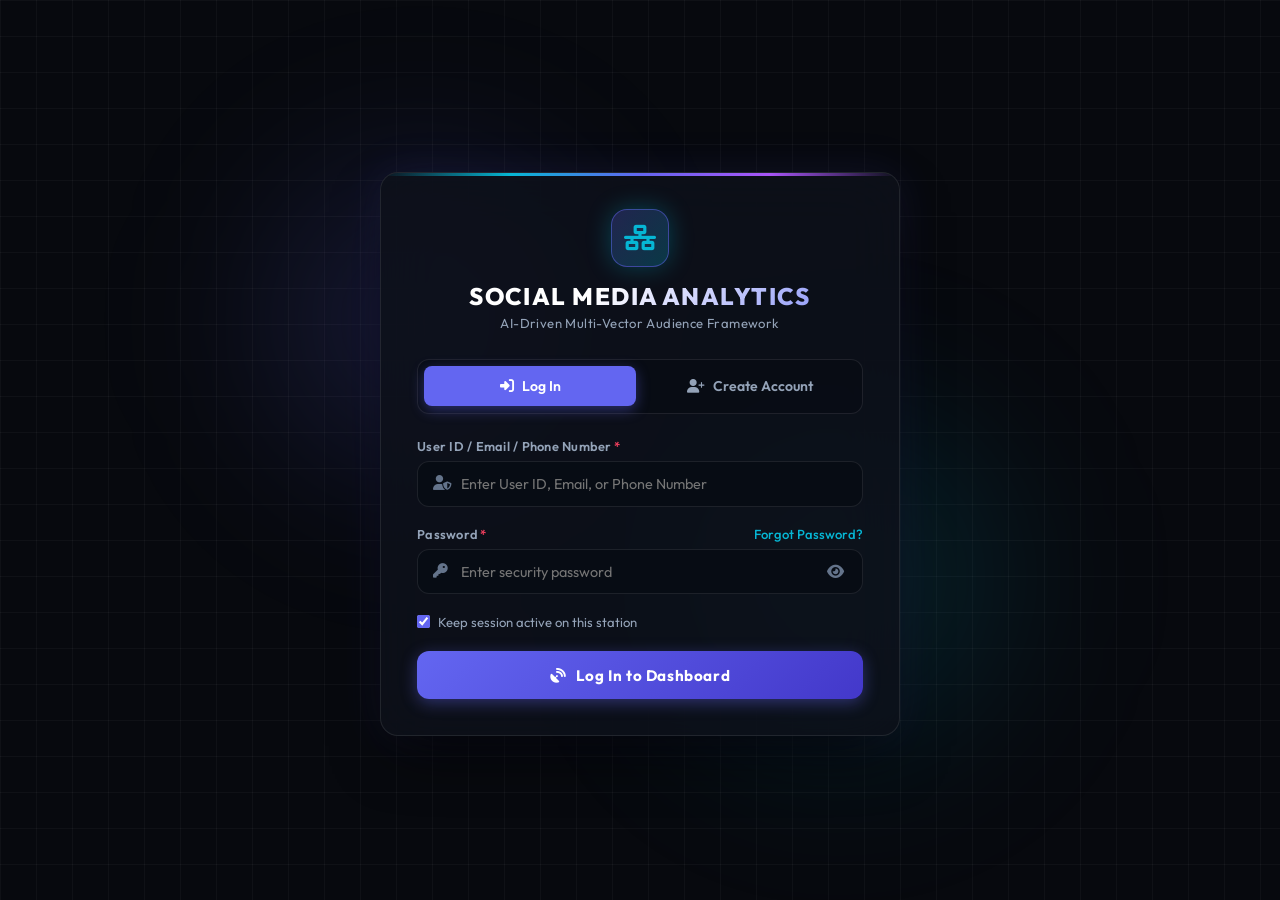
<file: frontend/login.html>
<!DOCTYPE html>
<html lang="en">
<head>
  <meta charset="UTF-8" />
  <meta name="viewport" content="width=device-width, initial-scale=1.0" />
  <title>Social Media Analytics // Access Portal</title>
  <meta name="description" content="Secure Access Portal for Social Media Analytics - AI-Driven Multi-Vector Audience Framework" />
  
  <!-- Google Fonts -->
  <link rel="preconnect" href="https://fonts.googleapis.com">
  <link rel="preconnect" href="https://fonts.gstatic.com" crossorigin>
  <link href="https://fonts.googleapis.com/css2?family=JetBrains+Mono:wght@400;500;600;700&family=Outfit:wght@300;400;500;600;700;800;900&display=swap" rel="stylesheet">
  
  <!-- Font Awesome -->
  <link rel="stylesheet" href="https://cdnjs.cloudflare.com/ajax/libs/font-awesome/6.5.1/css/all.min.css" />

  <style>
    :root {
      --bg-dark: #07090e;
      --bg-card: rgba(13, 17, 26, 0.85);
      --bg-card-hover: rgba(20, 26, 40, 0.92);
      --bg-input: rgba(8, 12, 20, 0.85);
      
      --primary: #6366f1;
      --primary-light: #818cf8;
      --primary-glow: rgba(99, 102, 241, 0.4);
      
      --neon-cyan: #06b6d4;
      --neon-cyan-glow: rgba(6, 182, 212, 0.35);
      --neon-emerald: #10b981;
      --neon-emerald-glow: rgba(16, 185, 129, 0.35);
      --neon-purple: #a855f7;
      --neon-rose: #f43f5e;
      --neon-amber: #f59e0b;
      
      --text-main: #f8fafc;
      --text-muted: #94a3b8;
      --text-dim: #64748b;
      
      --border-subtle: rgba(255, 255, 255, 0.09);
      --border-active: rgba(99, 102, 241, 0.6);
      --radius-lg: 18px;
      --radius-md: 12px;
      --radius-sm: 8px;
    }

    * {
      box-sizing: border-box;
      margin: 0;
      padding: 0;
      font-family: 'Outfit', -apple-system, BlinkMacSystemFont, sans-serif;
      -webkit-font-smoothing: antialiased;
    }

    body {
      background-color: var(--bg-dark);
      color: var(--text-main);
      min-height: 100vh;
      display: flex;
      flex-direction: column;
      justify-content: center;
      align-items: center;
      overflow-x: hidden;
      position: relative;
      padding: 1.5rem 1rem;
    }

    /* Ambient Cyber Background Grid & Orbs */
    .bg-grid {
      position: fixed;
      inset: 0;
      background-image: 
        linear-gradient(to right, rgba(255, 255, 255, 0.035) 1px, transparent 1px),
        linear-gradient(to bottom, rgba(255, 255, 255, 0.035) 1px, transparent 1px);
      background-size: 36px 36px;
      z-index: 0;
      pointer-events: none;
    }

    .glow-orb-1 {
      position: fixed;
      top: 10%;
      left: 15%;
      width: 460px;
      height: 460px;
      background: radial-gradient(circle, rgba(99, 102, 241, 0.22) 0%, transparent 70%);
      filter: blur(70px);
      z-index: 0;
      pointer-events: none;
      animation: floatSlow 12s ease-in-out infinite alternate;
    }

    .glow-orb-2 {
      position: fixed;
      bottom: 8%;
      right: 15%;
      width: 500px;
      height: 500px;
      background: radial-gradient(circle, rgba(6, 182, 212, 0.18) 0%, transparent 70%);
      filter: blur(70px);
      z-index: 0;
      pointer-events: none;
      animation: floatSlow 16s ease-in-out infinite alternate-reverse;
    }

    @keyframes floatSlow {
      0% { transform: translate(0, 0) scale(1); }
      100% { transform: translate(35px, -45px) scale(1.12); }
    }

    /* Top Telemetry Header */
    .top-telemetry {
      position: absolute;
      top: 1.25rem;
      left: 2rem;
      right: 2rem;
      display: flex;
      justify-content: space-between;
      align-items: center;
      font-family: 'JetBrains Mono', monospace;
      font-size: 0.76rem;
      color: var(--text-dim);
      z-index: 10;
    }

    .telemetry-tag {
      display: inline-flex;
      align-items: center;
      gap: 0.5rem;
      background: rgba(255, 255, 255, 0.04);
      padding: 0.4rem 0.85rem;
      border-radius: var(--radius-sm);
      border: 1px solid var(--border-subtle);
      backdrop-filter: blur(10px);
    }

    .pulse-dot {
      width: 8px;
      height: 8px;
      border-radius: 50%;
      background: var(--neon-emerald);
      box-shadow: 0 0 10px var(--neon-emerald);
      animation: pulse 2s infinite;
    }

    @keyframes pulse {
      0%, 100% { opacity: 1; transform: scale(1); }
      50% { opacity: 0.35; transform: scale(0.85); }
    }

    /* Main Auth Container */
    .auth-card-container {
      position: relative;
      z-index: 10;
      width: 100%;
      max-width: 520px;
      margin: 2.5rem auto 2rem;
    }

    .auth-card {
      background: var(--bg-card);
      backdrop-filter: blur(28px);
      -webkit-backdrop-filter: blur(28px);
      border: 1px solid var(--border-subtle);
      border-radius: var(--radius-lg);
      padding: 2.25rem 2.25rem;
      box-shadow: 0 25px 60px -15px rgba(0, 0, 0, 0.8), 0 0 45px rgba(99, 102, 241, 0.12);
      position: relative;
      overflow: hidden;
      transition: all 0.3s ease;
    }

    .auth-card::before {
      content: '';
      position: absolute;
      top: 0;
      left: 0;
      right: 0;
      height: 3px;
      background: linear-gradient(90deg, transparent, var(--neon-cyan), var(--primary), var(--neon-purple), transparent);
    }

    /* Brand Header */
    .brand-section {
      text-align: center;
      margin-bottom: 1.75rem;
    }

    .brand-icon-wrap {
      width: 58px;
      height: 58px;
      margin: 0 auto 0.85rem;
      border-radius: 16px;
      background: linear-gradient(135deg, rgba(99, 102, 241, 0.25), rgba(6, 182, 212, 0.25));
      border: 1px solid rgba(99, 102, 241, 0.5);
      display: flex;
      align-items: center;
      justify-content: center;
      font-size: 1.6rem;
      color: var(--neon-cyan);
      box-shadow: 0 0 25px rgba(6, 182, 212, 0.3);
    }

    .brand-title {
      font-size: 1.5rem;
      font-weight: 800;
      letter-spacing: 0.06em;
      background: linear-gradient(135deg, #ffffff 40%, var(--primary-light) 100%);
      -webkit-background-clip: text;
      -webkit-text-fill-color: transparent;
    }

    .brand-subtitle {
      font-size: 0.82rem;
      color: var(--text-muted);
      margin-top: 0.25rem;
      letter-spacing: 0.03em;
    }

    /* Auth Tab Toggle */
    .auth-tabs {
      display: grid;
      grid-template-columns: 1fr 1fr;
      gap: 0.5rem;
      background: rgba(8, 12, 20, 0.7);
      padding: 0.4rem;
      border-radius: var(--radius-md);
      border: 1px solid var(--border-subtle);
      margin-bottom: 1.5rem;
    }

    .auth-tab-btn {
      background: transparent;
      border: none;
      color: var(--text-muted);
      padding: 0.7rem 0.5rem;
      font-size: 0.88rem;
      font-weight: 600;
      border-radius: var(--radius-sm);
      cursor: pointer;
      display: flex;
      align-items: center;
      justify-content: center;
      gap: 0.5rem;
      transition: all 0.25s ease;
    }

    .auth-tab-btn:hover {
      color: var(--text-main);
    }

    .auth-tab-btn.active {
      background: var(--primary);
      color: #ffffff;
      box-shadow: 0 4px 14px var(--primary-glow);
    }

    /* Alert / Feedback Notification */
    .auth-alert {
      display: none;
      padding: 0.85rem 1.1rem;
      border-radius: var(--radius-sm);
      font-size: 0.85rem;
      margin-bottom: 1.25rem;
      line-height: 1.45;
      align-items: center;
      gap: 0.75rem;
      animation: fadeIn 0.3s ease;
    }

    @keyframes fadeIn {
      from { opacity: 0; transform: translateY(-4px); }
      to { opacity: 1; transform: translateY(0); }
    }

    .auth-alert.error {
      display: flex;
      background: rgba(244, 63, 94, 0.15);
      border: 1px solid rgba(244, 63, 94, 0.4);
      color: #fda4af;
    }

    .auth-alert.success {
      display: flex;
      background: rgba(16, 185, 129, 0.15);
      border: 1px solid rgba(16, 185, 129, 0.4);
      color: #6ee7b7;
    }

    /* Form Styles */
    .form-group {
      margin-bottom: 1.2rem;
    }

    .form-label {
      display: flex;
      justify-content: space-between;
      align-items: center;
      font-size: 0.8rem;
      font-weight: 600;
      color: var(--text-muted);
      margin-bottom: 0.45rem;
      letter-spacing: 0.02em;
    }

    .form-label .req-star {
      color: var(--neon-rose);
      margin-left: 2px;
    }

    .input-wrapper {
      position: relative;
      display: flex;
      align-items: center;
    }

    .input-icon {
      position: absolute;
      left: 1rem;
      color: var(--text-dim);
      font-size: 0.92rem;
      pointer-events: none;
      transition: color 0.2s;
    }

    .auth-input {
      width: 100%;
      background: var(--bg-input);
      border: 1px solid var(--border-subtle);
      border-radius: var(--radius-md);
      padding: 0.8rem 1rem 0.8rem 2.7rem;
      color: var(--text-main);
      font-size: 0.9rem;
      outline: none;
      transition: all 0.2s ease;
    }

    .auth-input:focus {
      border-color: var(--primary);
      box-shadow: 0 0 0 3px var(--primary-glow);
    }

    .auth-input:focus + .input-icon,
    .input-wrapper:focus-within .input-icon {
      color: var(--neon-cyan);
    }

    .toggle-pwd-btn {
      position: absolute;
      right: 0.85rem;
      background: none;
      border: none;
      color: var(--text-dim);
      cursor: pointer;
      padding: 0.35rem;
      font-size: 0.95rem;
      transition: color 0.2s;
    }

    .toggle-pwd-btn:hover {
      color: var(--text-main);
    }

    /* Select Dropdown */
    .auth-select {
      width: 100%;
      background: var(--bg-input);
      border: 1px solid var(--border-subtle);
      border-radius: var(--radius-md);
      padding: 0.8rem 1rem;
      color: var(--text-main);
      font-size: 0.9rem;
      outline: none;
      cursor: pointer;
      transition: border-color 0.2s;
    }

    .auth-select:focus {
      border-color: var(--primary);
      box-shadow: 0 0 0 3px var(--primary-glow);
    }

    .auth-select option {
      background: #0f172a;
      color: #ffffff;
    }

    /* Extra Form Row */
    .form-options {
      display: flex;
      justify-content: space-between;
      align-items: center;
      font-size: 0.82rem;
      color: var(--text-muted);
      margin-bottom: 1.35rem;
    }

    .remember-me {
      display: flex;
      align-items: center;
      gap: 0.5rem;
      cursor: pointer;
    }

    .remember-me input {
      accent-color: var(--primary);
      cursor: pointer;
    }

    .link-forgot {
      color: var(--neon-cyan);
      text-decoration: none;
      font-weight: 500;
      transition: color 0.2s;
      cursor: pointer;
      background: none;
      border: none;
      font-size: 0.82rem;
    }

    .link-forgot:hover {
      color: #38bdf8;
      text-decoration: underline;
    }

    /* Submit Button */
    .btn-submit {
      width: 100%;
      background: linear-gradient(135deg, var(--primary) 0%, #4338ca 100%);
      color: #ffffff;
      border: none;
      padding: 0.9rem;
      font-size: 0.95rem;
      font-weight: 700;
      letter-spacing: 0.04em;
      border-radius: var(--radius-md);
      cursor: pointer;
      display: flex;
      align-items: center;
      justify-content: center;
      gap: 0.65rem;
      box-shadow: 0 4px 16px var(--primary-glow);
      transition: all 0.25s ease;
    }

    .btn-submit:hover {
      transform: translateY(-2px);
      box-shadow: 0 6px 24px rgba(99, 102, 241, 0.55);
    }

    .btn-submit:active {
      transform: translateY(0);
    }

    .btn-submit:disabled {
      opacity: 0.65;
      cursor: not-allowed;
      transform: none;
    }

    /* Secondary back button in forgot password */
    .btn-back-link {
      background: transparent;
      border: 1px solid var(--border-subtle);
      color: var(--text-muted);
      padding: 0.65rem 1rem;
      border-radius: var(--radius-sm);
      cursor: pointer;
      font-size: 0.82rem;
      display: inline-flex;
      align-items: center;
      gap: 0.4rem;
      margin-top: 1rem;
      width: 100%;
      justify-content: center;
      transition: all 0.2s;
    }

    .btn-back-link:hover {
      color: var(--text-main);
      border-color: var(--primary-light);
      background: rgba(255, 255, 255, 0.04);
    }

    /* Demo Quick Access */
    .demo-access-wrap {
      margin-top: 1.5rem;
      padding-top: 1.25rem;
      border-top: 1px solid var(--border-subtle);
    }

    .demo-title {
      font-family: 'JetBrains Mono', monospace;
      font-size: 0.72rem;
      color: var(--text-dim);
      text-transform: uppercase;
      letter-spacing: 0.06em;
      text-align: center;
      margin-bottom: 0.75rem;
      display: flex;
      align-items: center;
      justify-content: center;
      gap: 0.4rem;
    }

    .demo-chips {
      display: grid;
      grid-template-columns: repeat(3, 1fr);
      gap: 0.5rem;
    }

    .demo-chip {
      background: rgba(255, 255, 255, 0.035);
      border: 1px solid var(--border-subtle);
      border-radius: var(--radius-sm);
      padding: 0.6rem 0.4rem;
      text-align: center;
      cursor: pointer;
      transition: all 0.2s ease;
    }

    .demo-chip:hover {
      background: rgba(99, 102, 241, 0.15);
      border-color: var(--primary-light);
      transform: translateY(-2px);
    }

    .demo-chip-role {
      font-size: 0.76rem;
      font-weight: 700;
      color: var(--text-main);
      display: block;
    }

    .demo-chip-clearance {
      font-family: 'JetBrains Mono', monospace;
      font-size: 0.66rem;
      color: var(--neon-cyan);
      display: block;
      margin-top: 0.2rem;
    }

    /* Guest Bypass Link */
    .guest-link-wrap {
      text-align: center;
      margin-top: 1.35rem;
      font-size: 0.84rem;
    }

    .guest-link {
      color: var(--text-dim);
      text-decoration: none;
      transition: color 0.2s;
      display: inline-flex;
      align-items: center;
      gap: 0.4rem;
    }

    .guest-link:hover {
      color: var(--neon-cyan);
    }

    /* Pop-up Modal for Candidate Not Found */
    .modal-overlay {
      display: none;
      position: fixed;
      inset: 0;
      background: rgba(4, 6, 12, 0.85);
      backdrop-filter: blur(14px);
      -webkit-backdrop-filter: blur(14px);
      z-index: 1000;
      align-items: center;
      justify-content: center;
      padding: 1.5rem;
      animation: modalFadeIn 0.25s cubic-bezier(0.16, 1, 0.3, 1);
    }

    @keyframes modalFadeIn {
      from { opacity: 0; transform: scale(0.92); }
      to { opacity: 1; transform: scale(1); }
    }

    .modal-box {
      background: #0d121f;
      border: 1px solid rgba(244, 63, 94, 0.55);
      border-radius: 20px;
      max-width: 440px;
      width: 100%;
      padding: 2.25rem 2rem;
      text-align: center;
      box-shadow: 0 25px 65px rgba(0, 0, 0, 0.95), 0 0 40px rgba(244, 63, 94, 0.3);
      position: relative;
      overflow: hidden;
    }

    .modal-box::before {
      content: '';
      position: absolute;
      top: 0;
      left: 0;
      right: 0;
      height: 3px;
      background: linear-gradient(90deg, transparent, #f43f5e, #fda4af, transparent);
    }

    .modal-icon-wrap {
      width: 72px;
      height: 72px;
      margin: 0 auto 1.25rem;
      border-radius: 50%;
      background: rgba(244, 63, 94, 0.15);
      border: 2px solid rgba(244, 63, 94, 0.65);
      display: flex;
      align-items: center;
      justify-content: center;
      font-size: 2.1rem;
      color: #f43f5e;
      box-shadow: 0 0 30px rgba(244, 63, 94, 0.4);
      animation: pulseWarning 2s infinite alternate;
    }

    @keyframes pulseWarning {
      0% { transform: scale(1); box-shadow: 0 0 15px rgba(244, 63, 94, 0.3); }
      100% { transform: scale(1.06); box-shadow: 0 0 35px rgba(244, 63, 94, 0.6); }
    }

    .modal-title {
      font-size: 1.5rem;
      font-weight: 800;
      color: #ffffff;
      letter-spacing: 0.04em;
      margin-bottom: 0.5rem;
    }

    .modal-msg {
      font-size: 1.18rem;
      font-weight: 700;
      color: #fda4af;
      margin-bottom: 0.75rem;
      font-family: 'JetBrains Mono', monospace;
      text-transform: uppercase;
      letter-spacing: 0.05em;
    }

    .modal-desc {
      font-size: 0.86rem;
      color: #94a3b8;
      line-height: 1.55;
      margin-bottom: 1.75rem;
    }

    .modal-actions {
      display: grid;
      grid-template-columns: 1fr 1fr;
      gap: 0.75rem;
    }

    .btn-modal-close {
      background: rgba(255, 255, 255, 0.06);
      border: 1px solid rgba(255, 255, 255, 0.15);
      color: #f1f5f9;
      padding: 0.85rem;
      border-radius: 10px;
      font-weight: 600;
      font-size: 0.88rem;
      cursor: pointer;
      transition: all 0.2s;
    }

    .btn-modal-close:hover {
      background: rgba(255, 255, 255, 0.12);
      border-color: rgba(255, 255, 255, 0.3);
    }

    .btn-modal-register {
      background: linear-gradient(135deg, #6366f1, #4f46e5);
      border: none;
      color: #ffffff;
      padding: 0.85rem;
      border-radius: 10px;
      font-weight: 700;
      font-size: 0.88rem;
      cursor: pointer;
      box-shadow: 0 4px 14px rgba(99, 102, 241, 0.4);
      transition: all 0.2s;
    }

    .btn-modal-register:hover {
      transform: translateY(-1px);
      box-shadow: 0 6px 20px rgba(99, 102, 241, 0.6);
    }

    @media (max-width: 540px) {
      .top-telemetry {
        display: none;
      }
      .auth-card {
        padding: 1.75rem 1.25rem;
      }
      .modal-actions {
        grid-template-columns: 1fr;
      }
    }
  </style>
</head>
<body>

  <!-- Ambient Elements -->
  <div class="bg-grid"></div>
  <div class="glow-orb-1"></div>
  <div class="glow-orb-2"></div>

  <!-- Auth Card Container -->
  <div class="auth-card-container">
    <div class="auth-card">

      <!-- Brand Section -->
      <div class="brand-section">
        <div class="brand-icon-wrap">
          <i class="fas fa-network-wired"></i>
        </div>
        <h1 class="brand-title">SOCIAL MEDIA ANALYTICS</h1>
        <p class="brand-subtitle">AI-Driven Multi-Vector Audience Framework</p>
      </div>

      <!-- Tab Switcher -->
      <div class="auth-tabs" id="tab-container">
        <button id="tab-login" class="auth-tab-btn active" onclick="switchTab('login')">
          <i class="fas fa-right-to-bracket"></i> Log In
        </button>
        <button id="tab-register" class="auth-tab-btn" onclick="switchTab('register')">
          <i class="fas fa-user-plus"></i> Create Account
        </button>
      </div>

      <!-- Alert Box -->
      <div id="auth-alert" class="auth-alert">
        <i id="alert-icon" class="fas fa-circle-exclamation"></i>
        <span id="alert-msg">Notification message</span>
      </div>

      <!-- ================= 1. LOG IN FORM ================= -->
      <form id="form-login" onsubmit="handleLogin(event)">
        <div class="form-group">
          <label class="form-label" for="login-identifier">
            <span>User ID / Email / Phone Number<span class="req-star">*</span></span>
          </label>
          <div class="input-wrapper">
            <i class="fas fa-user-shield input-icon"></i>
            <input type="text" id="login-identifier" class="auth-input" placeholder="Enter User ID, Email, or Phone Number" required autocomplete="username" />
          </div>
        </div>

        <div class="form-group">
          <div class="form-label">
            <span>Password<span class="req-star">*</span></span>
            <button type="button" class="link-forgot" onclick="switchTab('forgot')">Forgot Password?</button>
          </div>
          <div class="input-wrapper">
            <i class="fas fa-key input-icon"></i>
            <input type="password" id="login-password" class="auth-input" placeholder="Enter security password" required autocomplete="current-password" />
            <button type="button" class="toggle-pwd-btn" onclick="togglePasswordVisibility('login-password', this)">
              <i class="fas fa-eye"></i>
            </button>
          </div>
        </div>

        <div class="form-options">
          <label class="remember-me">
            <input type="checkbox" id="login-remember" checked />
            <span>Keep session active on this station</span>
          </label>
        </div>

        <button type="submit" id="btn-login-submit" class="btn-submit">
          <i class="fas fa-satellite-dish"></i> Log In to Dashboard
        </button>
      </form>

      <!-- ================= 2. CREATE ACCOUNT / SIGN IN FORM ================= -->
      <form id="form-register" style="display: none;" onsubmit="handleRegister(event)">
        
        <div class="form-group">
          <label class="form-label" for="reg-username">
            <span>User ID (Username)<span class="req-star">*</span></span>
          </label>
          <div class="input-wrapper">
            <i class="fas fa-terminal input-icon"></i>
            <input type="text" id="reg-username" class="auth-input" placeholder="e.g. vu_cse1 or analyst_mark" required autocomplete="username" />
          </div>
        </div>

        <div class="form-group">
          <label class="form-label" for="reg-email">
            <span>Official Email Address<span class="req-star">*</span></span>
          </label>
          <div class="input-wrapper">
            <i class="fas fa-envelope input-icon"></i>
            <input type="email" id="reg-email" class="auth-input" placeholder="name@domain.com" required autocomplete="email" />
          </div>
        </div>

        <div class="form-group">
          <label class="form-label" for="reg-phone">
            <span>Phone Number<span class="req-star">*</span></span>
          </label>
          <div class="input-wrapper">
            <i class="fas fa-phone input-icon"></i>
            <input type="tel" id="reg-phone" class="auth-input" placeholder="e.g. +916304677919 or 9876543210" required autocomplete="tel" />
          </div>
        </div>

        <div class="form-group">
          <label class="form-label" for="reg-password">
            <span>Password (Min. 6 Chars)<span class="req-star">*</span></span>
          </label>
          <div class="input-wrapper">
            <i class="fas fa-lock input-icon"></i>
            <input type="password" id="reg-password" class="auth-input" placeholder="Create secure password" required autocomplete="new-password" />
            <button type="button" class="toggle-pwd-btn" onclick="togglePasswordVisibility('reg-password', this)">
              <i class="fas fa-eye"></i>
            </button>
          </div>
        </div>

        <button type="submit" id="btn-reg-submit" class="btn-submit">
          <i class="fas fa-id-badge"></i> Sign In & Save Credentials to Database
        </button>
      </form>

      <!-- ================= 3. FORGOT PASSWORD WITH EMAIL OTP FORM ================= -->
      <div id="form-forgot" style="display: none;">
        <div style="text-align: center; margin-bottom: 1.25rem;">
          <div style="width: 48px; height: 48px; margin: 0 auto 0.6rem; border-radius: 50%; background: rgba(6, 182, 212, 0.12); border: 1px solid rgba(6, 182, 212, 0.4); display: flex; align-items: center; justify-content: center; color: var(--neon-cyan); font-size: 1.2rem;">
            <i class="fas fa-envelope-open-text"></i>
          </div>
          <h3 style="font-size: 1.15rem; color: var(--text-main); font-weight: 700;">Password Recovery & OTP</h3>
          <p style="font-size: 0.8rem; color: var(--text-muted); margin-top: 0.25rem;">
            Verify your identity with an email One-Time Password to reset your credentials.
          </p>
        </div>

        <!-- STEP 1: Enter User ID / Email to receive OTP -->
        <form id="forgot-step-1" onsubmit="handleSendOtp(event)">
          <div class="form-group">
            <label class="form-label" for="forgot-identifier">
              <span>User ID / Email / Phone Number<span class="req-star">*</span></span>
            </label>
            <div class="input-wrapper">
              <i class="fas fa-user-shield input-icon"></i>
              <input type="text" id="forgot-identifier" class="auth-input" placeholder="Enter User ID, Email, or Phone Number" required />
            </div>
          </div>

          <button type="submit" id="btn-send-otp" class="btn-submit" style="background: linear-gradient(135deg, #06b6d4, #0284c7);">
            <i class="fas fa-paper-plane"></i> Send OTP to Registered Email
          </button>
        </form>

        <!-- STEP 2: Enter 6-Digit OTP and New Password -->
        <form id="forgot-step-2" style="display: none;" onsubmit="handleVerifyOtpAndReset(event)">
          <div style="background: rgba(6, 182, 212, 0.1); border: 1px solid rgba(6, 182, 212, 0.35); border-radius: var(--radius-sm); padding: 0.75rem 1rem; margin-bottom: 1.1rem; font-size: 0.82rem; color: #a5f3fc; display: flex; align-items: center; gap: 0.6rem;">
            <i class="fas fa-circle-check" style="color: var(--neon-cyan); font-size: 1.1rem;"></i>
            <div>
              <div>6-Digit OTP code dispatched!</div>
              <div style="font-size: 0.75rem; color: #bae6fd;" id="otp-sent-target">Check your email inbox</div>
            </div>
          </div>

          <div class="form-group">
            <label class="form-label" for="forgot-otp-code">
              <span>6-Digit Verification Code (OTP)<span class="req-star">*</span></span>
              <span id="otp-countdown" style="font-family: 'JetBrains Mono', monospace; font-size: 0.75rem; color: var(--neon-amber);">10:00</span>
            </label>
            <div class="input-wrapper">
              <i class="fas fa-shield-halved input-icon"></i>
              <input type="text" id="forgot-otp-code" class="auth-input" placeholder="• • • • • •" maxlength="6" pattern="[0-9]{6}" required style="letter-spacing: 0.35em; font-family: 'JetBrains Mono', monospace; font-weight: 700; font-size: 1.1rem; text-align: center; padding-left: 2.7rem;" />
            </div>
          </div>

          <div class="form-group">
            <label class="form-label" for="forgot-new-pwd">
              <span>New Password (Min. 6 Chars)<span class="req-star">*</span></span>
            </label>
            <div class="input-wrapper">
              <i class="fas fa-lock input-icon"></i>
              <input type="password" id="forgot-new-pwd" class="auth-input" placeholder="Enter new password" required autocomplete="new-password" />
              <button type="button" class="toggle-pwd-btn" onclick="togglePasswordVisibility('forgot-new-pwd', this)">
                <i class="fas fa-eye"></i>
              </button>
            </div>
          </div>

          <div class="form-group">
            <label class="form-label" for="forgot-confirm-pwd">
              <span>Confirm New Password<span class="req-star">*</span></span>
            </label>
            <div class="input-wrapper">
              <i class="fas fa-check-double input-icon"></i>
              <input type="password" id="forgot-confirm-pwd" class="auth-input" placeholder="Confirm new password" required autocomplete="new-password" />
              <button type="button" class="toggle-pwd-btn" onclick="togglePasswordVisibility('forgot-confirm-pwd', this)">
                <i class="fas fa-eye"></i>
              </button>
            </div>
          </div>

          <button type="submit" id="btn-verify-otp-submit" class="btn-submit">
            <i class="fas fa-key"></i> Verify OTP & Update Password
          </button>

          <div style="display: flex; justify-content: space-between; align-items: center; margin-top: 0.85rem; font-size: 0.8rem;">
            <button type="button" class="link-forgot" onclick="resendOtpCode()">
              <i class="fas fa-rotate-right"></i> Resend OTP Code
            </button>
            <button type="button" class="link-forgot" style="color: var(--text-muted);" onclick="backToOtpStep1()">
              Change User ID
            </button>
          </div>
        </form>

        <button type="button" class="btn-back-link" onclick="switchTab('login')">
          <i class="fas fa-arrow-left"></i> Back to Log In
        </button>
      </div>

    </div>

  </div>

  <!-- ================= Candidate Not Found Pop-up Modal ================= -->
  <div id="modal-not-found" class="modal-overlay">
    <div class="modal-box">
      <div class="modal-icon-wrap">
        <i class="fas fa-user-xmark"></i>
      </div>
      <h2 class="modal-title">ACCESS DENIED</h2>
      <div class="modal-msg" id="modal-not-found-text">Candidate not found</div>
      <p class="modal-desc">
        The entered User ID, Email, or Phone Number does not match any authorized database record, or the password was incorrect.
      </p>
      <div class="modal-actions">
        <button type="button" class="btn-modal-close" onclick="closeNotFoundModal()">
          <i class="fas fa-rotate-left"></i> Try Again
        </button>
        <button type="button" class="btn-modal-register" onclick="switchToRegisterFromModal()">
          <i class="fas fa-user-plus"></i> Create Account
        </button>
      </div>
    </div>
  </div>

  <script>
    // Tab Switching: 'login', 'register', 'forgot'
    function switchTab(mode) {
      const tabLogin = document.getElementById('tab-login');
      const tabRegister = document.getElementById('tab-register');
      const formLogin = document.getElementById('form-login');
      const formRegister = document.getElementById('form-register');
      const formForgot = document.getElementById('form-forgot');
      const tabContainer = document.getElementById('tab-container');
      hideAlert();

      if (mode === 'login') {
        tabContainer.style.display = 'grid';
        tabLogin.classList.add('active');
        tabRegister.classList.remove('active');
        formLogin.style.display = 'block';
        formRegister.style.display = 'none';
        formForgot.style.display = 'none';
      } else if (mode === 'register') {
        tabContainer.style.display = 'grid';
        tabRegister.classList.add('active');
        tabLogin.classList.remove('active');
        formRegister.style.display = 'block';
        formLogin.style.display = 'none';
        formForgot.style.display = 'none';
      } else if (mode === 'forgot') {
        tabContainer.style.display = 'none';
        formLogin.style.display = 'none';
        formRegister.style.display = 'none';
        formForgot.style.display = 'block';
      }
    }

    // Toggle Password Visibility
    function togglePasswordVisibility(inputId, btn) {
      const input = document.getElementById(inputId);
      const icon = btn.querySelector('i');
      if (input.type === 'password') {
        input.type = 'text';
        icon.className = 'fas fa-eye-slash';
      } else {
        input.type = 'password';
        icon.className = 'fas fa-eye';
      }
    }

    // Alert helper
    function showAlert(msg, isError = true) {
      const box = document.getElementById('auth-alert');
      const text = document.getElementById('alert-msg');
      const icon = document.getElementById('alert-icon');
      box.className = 'auth-alert ' + (isError ? 'error' : 'success');
      icon.className = isError ? 'fas fa-circle-exclamation' : 'fas fa-circle-check';
      text.textContent = msg;
    }

    function hideAlert() {
      const box = document.getElementById('auth-alert');
      box.className = 'auth-alert';
      box.style.display = 'none';
    }

    // Pop-up Modal Controls
    function showNotFoundModal(msg = "Candidate not found") {
      const modal = document.getElementById('modal-not-found');
      const modalText = document.getElementById('modal-not-found-text');
      if (modalText) modalText.textContent = msg;
      modal.style.display = 'flex';
    }

    function closeNotFoundModal() {
      const modal = document.getElementById('modal-not-found');
      modal.style.display = 'none';
      const pwdInput = document.getElementById('login-password');
      if (pwdInput) {
        pwdInput.focus();
        pwdInput.select();
      }
    }

    // Dynamic Backend Base URL Resolution (Supports localhost:8000, 127.0.0.1:8000, Live Server, and production)
    function resolveAuthApiBase() {
      if (typeof window === 'undefined') return 'http://127.0.0.1:8000';
      const loc = window.location;
      if (!loc || loc.protocol === 'file:' || loc.origin === 'null' || !loc.origin) {
        return 'http://127.0.0.1:8000';
      }
      if (loc.port === '8000' || (!loc.port && (loc.protocol === 'http:' || loc.protocol === 'https:'))) {
        return loc.origin;
      }
      if (loc.hostname === 'localhost' || loc.hostname === '127.0.0.1') {
        return `http://${loc.hostname}:8000`;
      }
      return loc.origin;
    }
    const AUTH_API_BASE = resolveAuthApiBase();

    function switchToRegisterFromModal() {
      closeNotFoundModal();
      switchTab('register');
    }

    // ================= HANDLE LOGIN =================
    async function handleLogin(e) {
      e.preventDefault();
      hideAlert();

      const identifier = document.getElementById('login-identifier').value.trim();
      const password = document.getElementById('login-password').value;
      const btn = document.getElementById('btn-login-submit');

      if (!identifier || !password) {
        showAlert('Please enter your User ID, Email, or Phone Number and Password.', true);
        return;
      }

      btn.disabled = true;
      btn.innerHTML = '<i class="fas fa-spinner fa-spin"></i> Verifying Credentials...';

      try {
        const res = await fetch(`${AUTH_API_BASE}/api/auth/login`, {
          method: 'POST',
          headers: { 'Content-Type': 'application/json' },
          body: JSON.stringify({ username: identifier, password: password })
        });

        const data = await res.json();
        if (data.success && data.token) {
          // Save session
          localStorage.setItem('aetheria_token', data.token);
          localStorage.setItem('aetheria_user', JSON.stringify(data.user));
          localStorage.setItem('current_user', data.user.username);
          
          showAlert(data.message || 'Authentication verified! Access granted. Redirecting...', false);
          setTimeout(() => {
            window.location.href = '/';
          }, 600);
        } else {
          // Trigger the pop-up modal or error notification
          const errMsg = data.message || 'Candidate not found';
          showAlert(errMsg, true);
          showNotFoundModal(errMsg);
          btn.disabled = false;
          btn.innerHTML = '<i class="fas fa-satellite-dish"></i> Log In to Dashboard';
        }
      } catch (err) {
        console.error(err);
        showAlert('Network or Server Connection Error. Please verify server status.', true);
        showNotFoundModal('Candidate not found');
        btn.disabled = false;
        btn.innerHTML = '<i class="fas fa-satellite-dish"></i> Log In to Dashboard';
      }
    }

    // ================= HANDLE REGISTER (SIGN IN) =================
    async function handleRegister(e) {
      e.preventDefault();
      hideAlert();

      const username = document.getElementById('reg-username').value.trim();
      const email = document.getElementById('reg-email').value.trim();
      const phone = document.getElementById('reg-phone').value.trim();
      const fullName = username;
      const password = document.getElementById('reg-password').value;
      const btn = document.getElementById('btn-reg-submit');

      if (!username || !email || !phone || !password) {
        showAlert('Please fill in all required fields (User ID, Email, Phone Number, Password).', true);
        return;
      }

      if (password.length < 6) {
        showAlert('Password must be at least 6 characters long.', true);
        return;
      }

      btn.disabled = true;
      btn.innerHTML = '<i class="fas fa-spinner fa-spin"></i> Saving Credentials to Database...';

      try {
        const res = await fetch(`${AUTH_API_BASE}/api/auth/register`, {
          method: 'POST',
          headers: { 'Content-Type': 'application/json' },
          body: JSON.stringify({
            username: username,
            email: email,
            phone_number: phone,
            full_name: fullName,
            password: password,
            role: "Analyst",
            clearance_level: "Level 3"
          })
        });

        const data = await res.json();
        if (data.success && data.token) {
          localStorage.setItem('aetheria_token', data.token);
          localStorage.setItem('aetheria_user', JSON.stringify(data.user));
          localStorage.setItem('current_user', data.user.username);

          showAlert(data.message || 'Account authenticated & saved to database! Redirecting...', false);
          setTimeout(() => {
            window.location.href = '/';
          }, 600);
        } else {
          showAlert(data.message || 'Registration failed. Please check your entries.', true);
          btn.disabled = false;
          btn.innerHTML = '<i class="fas fa-id-badge"></i> Sign In & Save Credentials to Database';
        }
      } catch (err) {
        console.error(err);
        showAlert('Network error occurred during registration. Please try again.', true);
        btn.disabled = false;
        btn.innerHTML = '<i class="fas fa-id-badge"></i> Sign In & Save Credentials to Database';
      }
    }

    // ================= EMAIL OTP PASSWORD RESET FLOW =================
    let currentOtpIdentifier = '';
    let otpCountdownInterval = null;

    function startOtpTimer(durationSeconds = 600) {
      clearInterval(otpCountdownInterval);
      let remaining = durationSeconds;
      const display = document.getElementById('otp-countdown');

      const updateDisplay = () => {
        const mins = Math.floor(remaining / 60);
        const secs = remaining % 60;
        if (display) {
          display.textContent = `${String(mins).padStart(2, '0')}:${String(secs).padStart(2, '0')}`;
          if (remaining <= 60) {
            display.style.color = 'var(--neon-rose)';
          } else {
            display.style.color = 'var(--neon-amber)';
          }
        }
        if (remaining <= 0) {
          clearInterval(otpCountdownInterval);
          if (display) display.textContent = 'EXPIRED';
        }
        remaining--;
      };

      updateDisplay();
      otpCountdownInterval = setInterval(updateDisplay, 1000);
    }

    function backToOtpStep1() {
      clearInterval(otpCountdownInterval);
      document.getElementById('forgot-step-1').style.display = 'block';
      document.getElementById('forgot-step-2').style.display = 'none';
      hideAlert();
    }

    // Step 1: Send OTP to Email
    async function handleSendOtp(e) {
      if (e) e.preventDefault();
      hideAlert();

      const identifier = document.getElementById('forgot-identifier').value.trim();
      const btn = document.getElementById('btn-send-otp');

      if (!identifier) {
        showAlert('Please provide your User ID, Email, or Phone Number.', true);
        return;
      }

      currentOtpIdentifier = identifier;
      btn.disabled = true;
      btn.innerHTML = '<i class="fas fa-spinner fa-spin"></i> Dispatching OTP to Email...';

      try {
        const res = await fetch(`${AUTH_API_BASE}/api/auth/request-otp`, {
          method: 'POST',
          headers: { 'Content-Type': 'application/json' },
          body: JSON.stringify({ identifier: identifier })
        });

        const data = await res.json();
        if (data.success) {
          showAlert(data.message || 'OTP successfully sent to your registered mail!', false);
          document.getElementById('otp-sent-target').textContent = `Dispatched to ${data.email_masked || 'your registered email'}`;
          
          // Switch to Step 2
          document.getElementById('forgot-step-1').style.display = 'none';
          document.getElementById('forgot-step-2').style.display = 'block';
          
          startOtpTimer(data.expires_in_seconds || 600);
          const otpInput = document.getElementById('forgot-otp-code');
          if (otpInput) {
            otpInput.value = '';
            otpInput.focus();
          }
        } else {
          showAlert(data.message || 'Candidate not found. Please check your User ID or sign in first.', true);
        }
      } catch (err) {
        console.error(err);
        showAlert('Failed to connect to authentication server. Please try again.', true);
      } finally {
        btn.disabled = false;
        btn.innerHTML = '<i class="fas fa-paper-plane"></i> Send OTP to Registered Email';
      }
    }

    // Resend OTP
    async function resendOtpCode() {
      if (!currentOtpIdentifier) {
        backToOtpStep1();
        return;
      }
      showAlert('Requesting a fresh 6-digit OTP code...', false);
      await handleSendOtp(null);
    }

    // Step 2: Verify OTP and Reset Password
    async function handleVerifyOtpAndReset(e) {
      e.preventDefault();
      hideAlert();

      const otp = document.getElementById('forgot-otp-code').value.trim();
      const newPwd = document.getElementById('forgot-new-pwd').value;
      const confirmPwd = document.getElementById('forgot-confirm-pwd').value;
      const btn = document.getElementById('btn-verify-otp-submit');

      if (!otp || otp.length !== 6) {
        showAlert('Please enter the 6-digit numeric OTP code sent to your email.', true);
        return;
      }

      if (newPwd.length < 6) {
        showAlert('New password must be at least 6 characters long.', true);
        return;
      }

      if (newPwd !== confirmPwd) {
        showAlert('New passwords do not match. Please re-enter carefully.', true);
        return;
      }

      btn.disabled = true;
      btn.innerHTML = '<i class="fas fa-spinner fa-spin"></i> Verifying OTP & Updating Database...';

      try {
        const res = await fetch(`${AUTH_API_BASE}/api/auth/verify-reset-otp`, {
          method: 'POST',
          headers: { 'Content-Type': 'application/json' },
          body: JSON.stringify({
            identifier: currentOtpIdentifier,
            otp: otp,
            new_password: newPwd
          })
        });

        const data = await res.json();
        if (data.success) {
          clearInterval(otpCountdownInterval);
          showAlert(data.message || 'Password reset verified! Redirecting to Log In...', false);
          setTimeout(() => {
            switchTab('login');
            document.getElementById('login-identifier').value = currentOtpIdentifier;
            document.getElementById('login-password').value = newPwd;
          }, 1200);
        } else {
          showAlert(data.message || 'Invalid or expired OTP code. Please verify the code in your email.', true);
        }
      } catch (err) {
        console.error(err);
        showAlert('Network or server error during password reset.', true);
      } finally {
        btn.disabled = false;
        btn.innerHTML = '<i class="fas fa-key"></i> Verify OTP & Update Password';
      }
    }

    // Auto-check if already logged in
    window.addEventListener('DOMContentLoaded', async () => {
      const token = localStorage.getItem('aetheria_token');
      if (token) {
        try {
          const res = await fetch(`${AUTH_API_BASE}/api/auth/me?token=${encodeURIComponent(token)}`);
          const data = await res.json();
          if (data.authenticated && data.user) {
            showAlert(`Active session detected for ${data.user.full_name || data.user.username}. Redirecting...`, false);
            setTimeout(() => {
              window.location.href = '/';
            }, 600);
          }
        } catch (e) {
          // Stay on page
        }
      }
    });
  </script>
</body>
</html>
</file>
